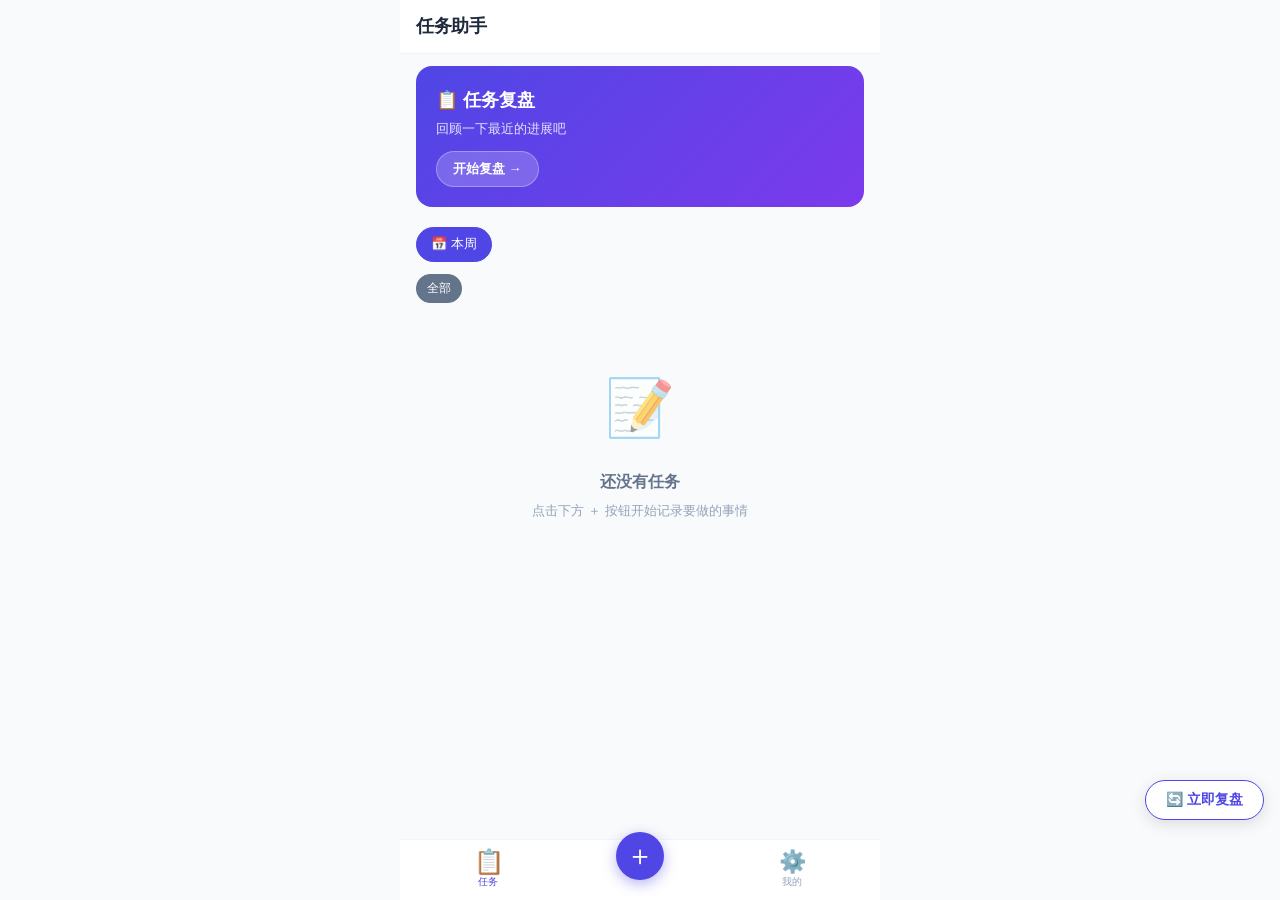
<file: index.html>
<!DOCTYPE html>
<html lang="zh-CN">
<head>
  <meta charset="UTF-8" />
  <meta name="viewport" content="width=device-width, initial-scale=1.0, maximum-scale=1.0, user-scalable=no, viewport-fit=cover" />
  <meta name="theme-color" content="#4F46E5" />
  <meta name="apple-mobile-web-app-capable" content="yes" />
  <meta name="apple-mobile-web-app-status-bar-style" content="default" />
  <meta name="apple-mobile-web-app-title" content="任务助手" />
  <meta name="description" content="个人任务管理与复盘提醒工具" />
  <link rel="manifest" href="./manifest.json" />
  <link rel="icon" type="image/png" sizes="192x192" href="./icons/icon-192.png" />
  <link rel="apple-touch-icon" sizes="192x192" href="./icons/icon-192.png" />
  <link rel="stylesheet" href="./styles.css" />
  <title>任务助手</title>
</head>
<body>
  <div id="app">
    <!-- 顶部栏 -->
    <header class="app-header">
      <span class="app-header-title" id="header-title">任务助手</span>
      <div class="app-header-actions"></div>
    </header>

    <!-- 内容区 -->
    <main class="app-content" id="app-content"></main>

    <!-- 底部导航 -->
    <nav class="bottom-nav">
      <button class="nav-item active" data-tab="home">
        <span class="nav-item-icon">📋</span>
        <span class="nav-item-label">任务</span>
      </button>
      <button class="nav-item nav-item-add" id="fab-btn" aria-label="添加任务">
        <span class="nav-item-add-icon">＋</span>
      </button>
      <button class="nav-item" data-tab="settings">
        <span class="nav-item-icon">⚙️</span>
        <span class="nav-item-label">我的</span>
      </button>
    </nav>

    <!-- Toast 容器 -->
    <div class="toast-container" id="toast-container"></div>
  </div>

  <script src="./app.js"></script>
</body>
</html>
</file>
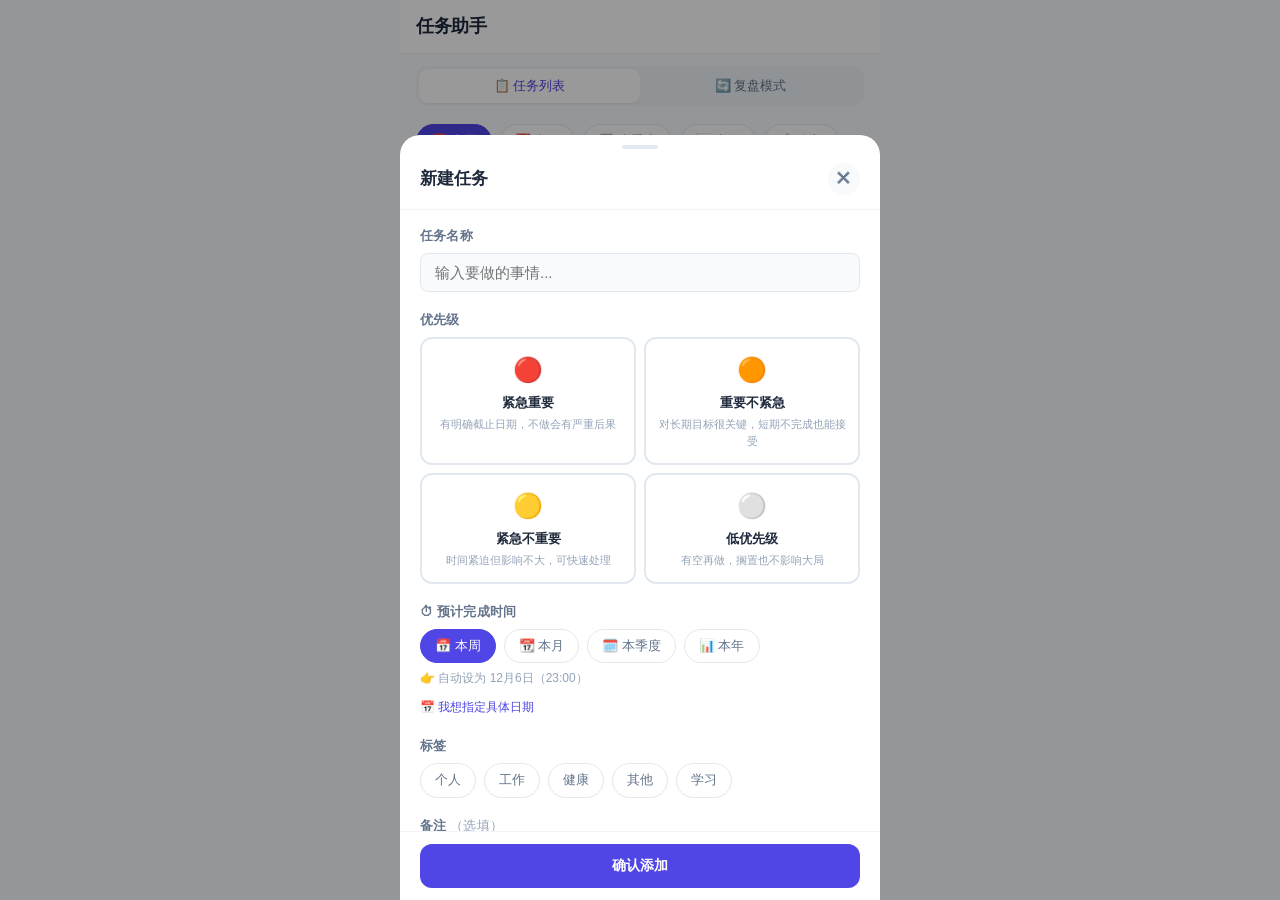
<file: RenWuZhuShou/index.html>
<!DOCTYPE html>
<html lang="zh-CN">
<head>
  <meta charset="UTF-8" />
  <meta name="viewport" content="width=device-width, initial-scale=1.0, maximum-scale=1.0, user-scalable=no, viewport-fit=cover" />
  <meta name="theme-color" content="#4F46E5" />
  <meta name="apple-mobile-web-app-capable" content="yes" />
  <meta name="apple-mobile-web-app-status-bar-style" content="default" />
  <meta name="apple-mobile-web-app-title" content="任务助手" />
  <meta name="description" content="个人任务管理与每日复盘工具" />
  <link rel="manifest" href="./manifest.json" />
  <link rel="icon" type="image/png" sizes="192x192" href="./icons/icon-192.png" />
  <link rel="apple-touch-icon" sizes="192x192" href="./icons/icon-192.png" />
  <link rel="stylesheet" href="./styles.css" />
  <title>任务助手</title>
</head>
<body>
  <div id="app">
    <!-- 顶部栏 -->
    <header class="app-header">
      <span class="app-header-title" id="header-title">任务助手</span>
      <div class="app-header-actions"></div>
    </header>

    <!-- 内容区 -->
    <main class="app-content" id="app-content"></main>

    <!-- 底部导航 -->
    <nav class="bottom-nav">
      <button class="nav-item active" data-tab="home">
        <span class="nav-item-icon">📋</span>
        <span class="nav-item-label">任务</span>
      </button>
      <button class="nav-item nav-item-add" id="fab-btn" aria-label="添加任务">
        <span class="nav-item-add-icon">＋</span>
      </button>
      <button class="nav-item" data-tab="settings">
        <span class="nav-item-icon">⚙️</span>
        <span class="nav-item-label">我的</span>
      </button>
    </nav>

    <!-- Toast 容器 -->
    <div class="toast-container" id="toast-container"></div>
  </div>

  <script src="./app.js"></script>
</body>
</html>
</file>
<file: styles.css>
/* ========================================
   任务助手 - 移动端样式
   ======================================== */

:root {
  /* 主色调 */
  --color-primary: #4F46E5;
  --color-primary-light: #EEF2FF;
  --color-primary-hover: #4338CA;
  --color-primary-text: #312E81;

  /* 优先级颜色（从红到灰） */
  --color-urgent-important: #EF4444;
  --color-urgent-important-bg: #FEF2F2;
  --color-important: #F59E0B;
  --color-important-bg: #FFFBEB;
  --color-urgent: #EAB308;
  --color-urgent-bg: #FEFCE8;
  --color-low: #94A3B8;
  --color-low-bg: #F8FAFC;

  /* 进行中状态色（原蓝色独立出来） */
  --color-progress: #3B82F6;
  --color-progress-bg: #EFF6FF;

  /* 功能色 */
  --color-success: #10B981;
  --color-success-bg: #ECFDF5;
  --color-danger: #EF4444;
  --color-danger-bg: #FEF2F2;

  /* 中性色 */
  --color-bg: #F8FAFC;
  --color-surface: #FFFFFF;
  --color-border: #E2E8F0;
  --color-border-light: #F1F5F9;
  --color-text: #1E293B;
  --color-text-secondary: #64748B;
  --color-text-hint: #94A3B8;

  /* 尺寸 */
  --nav-height: 60px;
  --header-height: 52px;
  --safe-bottom: env(safe-area-inset-bottom, 0px);
  --safe-top: env(safe-area-inset-top, 0px);
  --max-width: 480px;

  /* 圆角 */
  --radius-sm: 8px;
  --radius-md: 12px;
  --radius-lg: 16px;
  --radius-xl: 20px;

  /* 阴影 */
  --shadow-sm: 0 1px 2px rgba(0,0,0,0.05);
  --shadow-md: 0 4px 12px rgba(0,0,0,0.08);
  --shadow-lg: 0 8px 24px rgba(0,0,0,0.12);
  --shadow-fab: 0 4px 16px rgba(79,70,229,0.35);

  /* 过渡 */
  --transition: 0.2s ease;
}

/* ========== Reset ========== */
*, *::before, *::after {
  box-sizing: border-box;
  margin: 0;
  padding: 0;
}

html {
  font-size: 16px;
  -webkit-text-size-adjust: 100%;
  -webkit-tap-highlight-color: transparent;
  height: 100%;
}

body {
  font-family: -apple-system, BlinkMacSystemFont, "Segoe UI", "PingFang SC",
    "Hiragino Sans GB", "Microsoft YaHei", "Helvetica Neue", sans-serif;
  background: var(--color-bg);
  color: var(--color-text);
  line-height: 1.6;
  height: 100%;
  overflow: hidden;
  user-select: none;
  -webkit-user-select: none;
  -webkit-font-smoothing: antialiased;
}

/* ========== App Shell ========== */
#app {
  display: flex;
  flex-direction: column;
  height: 100vh;
  height: 100dvh;
  max-width: var(--max-width);
  margin: 0 auto;
  background: var(--color-bg);
  position: relative;
  overflow: hidden;
}

/* ========== Header ========== */
.app-header {
  flex-shrink: 0;
  padding: calc(12px + var(--safe-top)) 16px 12px;
  background: var(--color-surface);
  border-bottom: 1px solid var(--color-border-light);
  display: flex;
  align-items: center;
  justify-content: space-between;
  z-index: 10;
}

.app-header-title {
  font-size: 18px;
  font-weight: 700;
  color: var(--color-text);
  letter-spacing: -0.3px;
}

.app-header-actions {
  display: flex;
  gap: 4px;
}

/* ========== Content Area ========== */
.app-content {
  flex: 1;
  overflow-y: auto;
  overflow-x: hidden;
  -webkit-overflow-scrolling: touch;
  padding: 12px 16px;
  padding-bottom: calc(var(--nav-height) + var(--safe-bottom) + 68px);
  scroll-behavior: smooth;
}

.app-content::-webkit-scrollbar {
  width: 0;
}

/* ========== Bottom Navigation ========== */
.bottom-nav {
  position: fixed;
  bottom: 0;
  left: 50%;
  transform: translateX(-50%);
  width: 100%;
  max-width: var(--max-width);
  background: var(--color-surface);
  border-top: 1px solid var(--color-border-light);
  display: flex;
  align-items: center;
  justify-content: space-around;
  padding: 6px 8px calc(6px + var(--safe-bottom));
  z-index: 100;
  backdrop-filter: blur(10px);
}

.nav-item {
  display: flex;
  flex-direction: column;
  align-items: center;
  gap: 2px;
  padding: 4px 8px;
  border: none;
  background: none;
  color: var(--color-text-hint);
  font-size: 10px;
  cursor: pointer;
  transition: color var(--transition);
  min-width: 48px;
  position: relative;
  flex: 1;
}

.nav-item.active {
  color: var(--color-primary);
}

.nav-item-icon {
  font-size: 22px;
  line-height: 1;
  transition: transform var(--transition);
}

.nav-item.active .nav-item-icon {
  transform: scale(1.1);
}

.nav-item-label {
  font-weight: 500;
}

/* ========== Bottom Navigation Add Button ========== */
.nav-item-add {
  position: relative;
  top: -14px;
  min-width: 48px;
  padding: 0;
}

.nav-item-add-icon {
  display: flex;
  align-items: center;
  justify-content: center;
  width: 48px;
  height: 48px;
  border-radius: 50%;
  background: var(--color-primary);
  color: white;
  font-size: 28px;
  font-weight: 300;
  line-height: 1;
  box-shadow: 0 4px 14px rgba(79,70,229,0.4);
  transition: transform var(--transition), box-shadow var(--transition);
}

.nav-item-add:active .nav-item-add-icon {
  transform: scale(0.92);
  box-shadow: 0 2px 6px rgba(79,70,229,0.3);
}

/* ========== Mode Toggle (任务列表 / 复盘模式) ========== */
.mode-toggle {
  display: flex;
  align-items: center;
  background: var(--color-border-light);
  border-radius: var(--radius-md);
  padding: 3px;
  margin-bottom: 14px;
  position: relative;
}

.mode-toggle-btn {
  flex: 1;
  padding: 8px 12px;
  border: none;
  background: transparent;
  border-radius: calc(var(--radius-md) - 3px);
  font-size: 13px;
  font-weight: 500;
  color: var(--color-text-secondary);
  cursor: pointer;
  transition: background var(--transition), color var(--transition), box-shadow var(--transition);
  white-space: nowrap;
}

.mode-toggle-btn.active {
  background: var(--color-surface);
  color: var(--color-primary);
  box-shadow: var(--shadow-sm);
}

.save-indicator {
  position: fixed;
  right: 16px;
  top: 70px;
  z-index: 80;
  font-size: 11px;
  color: var(--color-success);
  white-space: nowrap;
  opacity: 0;
  transition: opacity 0.3s;
  pointer-events: none;
  background: var(--color-border-light);
  padding: 2px 8px;
  border-radius: 12px;
}

.save-indicator.show {
  opacity: 1;
}

/* 复盘模式浮动结束按钮 */
.review-end-float {
  position: fixed;
  bottom: calc(var(--nav-height) + var(--safe-bottom) + 20px);
  right: 16px;
  z-index: 90;
  padding: 10px 20px;
  background: var(--color-primary);
  color: #fff;
  border: none;
  border-radius: 24px;
  font-size: 14px;
  font-weight: 500;
  cursor: pointer;
  box-shadow: 0 4px 16px rgba(0,0,0,0.18);
  transition: transform 0.2s, opacity 0.2s, box-shadow 0.2s;
  animation: reviewFloatIn 0.3s ease-out;
}

.review-end-float:hover {
  transform: translateY(-2px);
  box-shadow: 0 6px 20px rgba(0,0,0,0.25);
}

.review-end-float:active {
  transform: translateY(0);
}

/* 任务列表模式浮动立即复盘按钮 */
.review-start-float {
  position: fixed;
  bottom: calc(var(--nav-height) + var(--safe-bottom) + 20px);
  right: 16px;
  z-index: 90;
  padding: 10px 20px;
  background: var(--color-surface);
  color: var(--color-primary);
  border: 1.5px solid var(--color-primary);
  border-radius: 24px;
  font-size: 14px;
  font-weight: 600;
  cursor: pointer;
  box-shadow: 0 4px 16px rgba(0,0,0,0.12);
  transition: transform 0.2s, opacity 0.2s, box-shadow 0.2s;
  animation: reviewFloatIn 0.3s ease-out;
}

.review-start-float:hover {
  transform: translateY(-2px);
  box-shadow: 0 6px 20px rgba(0,0,0,0.18);
  background: var(--color-primary-light);
}

.review-start-float:active {
  transform: translateY(0);
}

@keyframes reviewFloatIn {
  from { opacity: 0; transform: translateY(12px); }
  to   { opacity: 1; transform: translateY(0); }
}

/* ========== Task Card ========== */
.task-card {
  background: var(--color-surface);
  border-radius: var(--radius-md);
  padding: 14px 16px;
  box-shadow: var(--shadow-sm);
  cursor: pointer;
  transition: transform 0.25s ease, box-shadow var(--transition);
  border-left: 3px solid transparent;
  position: relative;
  user-select: none;
  -webkit-user-select: none;
}

/* 鼠标悬浮：轻微上浮 + 阴影加深 */
.task-card:hover {
  transform: translateY(-2px);
  box-shadow: var(--shadow-md);
}

/* ========== Swipe-to-Delete Wrapper ========== */
.task-card-wrapper {
  position: relative;
  overflow: hidden;
  border-radius: var(--radius-md);
  margin-bottom: 10px;
  isolation: isolate;
}
.task-card-wrapper .task-card {
  margin-bottom: 0;
  z-index: 2;
}
.task-delete-zone {
  position: absolute;
  right: 0;
  top: 0;
  bottom: 0;
  display: flex;
  align-items: stretch;
  z-index: 1;
  visibility: hidden;
}
.task-card-wrapper.swiped .task-delete-zone {
  visibility: visible;
}
.task-delete-btn {
  width: 72px;
  background: var(--color-danger, #e53e3e);
  color: #fff;
  border: none;
  font-size: 13px;
  font-weight: 600;
  cursor: pointer;
  transition: background 0.15s;
}
.task-delete-btn:active {
  opacity: 0.85;
}
.task-delete-btn.confirm {
  background: #b91c1c;
}
.task-card-wrapper.swiped .task-card {
  transform: translateX(-72px);
}
.task-card-wrapper:not(.swiped) .task-card {
  transform: translateX(0);
}

.task-card:active {
  transform: scale(0.985);
}

.task-card.done {
  opacity: 0.7;
}

.task-card.priority-urgent-important {
  border-left-color: var(--color-urgent-important);
}
.task-card.priority-important {
  border-left-color: var(--color-important);
}
.task-card.priority-urgent {
  border-left-color: var(--color-urgent);
}
.task-card.priority-low {
  border-left-color: var(--color-low);
}

/* 已逾期卡片淡红底色 */
.task-card.overdue {
  background: var(--color-danger-bg);
}

.task-card-header {
  display: flex;
  align-items: flex-start;
  justify-content: space-between;
  gap: 8px;
  margin-bottom: 8px;
}

.task-card-title {
  font-size: 15px;
  font-weight: 600;
  color: var(--color-text);
  line-height: 1.4;
  word-break: break-all;
  min-width: 0;
  flex-shrink: 1;
}

/* 任务卡片右下角：添加时间 */
.task-card-created {
  font-size: 11px;
  color: var(--color-text-hint);
  flex-shrink: 0;
  white-space: nowrap;
}

.task-card.done .task-card-title {
  text-decoration: line-through;
  color: var(--color-text-hint);
}

.task-card-meta {
  display: flex;
  align-items: center;
  justify-content: space-between;
  gap: 8px;
}

.task-card-meta-left {
  display: flex;
  align-items: center;
  gap: 6px;
  flex-shrink: 1;
  min-width: 0;
}

/* ========== Badge ========== */
.badge {
  display: inline-flex;
  align-items: center;
  gap: 3px;
  padding: 2px 8px;
  border-radius: 20px;
  font-size: 11px;
  font-weight: 500;
  white-space: nowrap;
  line-height: 1.5;
}

.badge-priority-urgent-important {
  background: var(--color-urgent-important-bg);
  color: var(--color-urgent-important);
}

.badge-priority-important {
  background: var(--color-important-bg);
  color: #B45309;
}

.badge-priority-urgent {
  background: var(--color-urgent-bg);
  color: var(--color-urgent);
}

.badge-priority-low {
  background: var(--color-low-bg);
  color: var(--color-text-hint);
}

.badge-tag {
  background: var(--color-border-light);
  color: var(--color-text-secondary);
  border: 1px solid var(--color-border);
  border-radius: 4px;
  font-size: 11px;
  padding: 1px 6px;
}

.badge-time {
  border: 1px solid var(--color-border);
  border-radius: 4px;
  font-size: 11px;
  padding: 1px 6px;
  color: var(--color-text-hint);
}

/* 优先级色点（卡片右上角，仅色点不显示话术） */
.priority-dot {
  display: inline-block;
  width: 10px;
  height: 10px;
  border-radius: 50%;
  flex-shrink: 0;
}
.priority-dot-urgent-important { background: var(--color-urgent-important); }
.priority-dot-important { background: var(--color-important); }
.priority-dot-urgent { background: var(--color-urgent); }
.priority-dot-low { background: var(--color-low); }

/* 任务页色点与标题首行垂直居中对齐 */
.task-card-header .priority-dot {
  margin-top: 5px;
}

.task-card-tags {
  display: flex;
  flex-wrap: wrap;
  gap: 4px;
  flex-shrink: 0;
}

.task-card-progress {
  margin-top: 6px;
  font-size: 12px;
  color: var(--color-text-hint);
  line-height: 1.4;
}

.badge-status {
  background: var(--color-success-bg);
  color: var(--color-success);
}

/* 剩余时间标签：默认浅绿底深绿字，不足2周浅红底红字 */
.badge-remaining {
  display: inline-flex;
  align-items: center;
  background: var(--color-success-bg);
  color: var(--color-success);
  border-radius: 4px;
  font-size: 11px;
  padding: 1px 6px;
  white-space: nowrap;
}
.badge-remaining.urgent {
  background: var(--color-danger-bg);
  color: var(--color-danger);
  font-weight: 600;
}
/* 已逾期：红底白字，在淡红卡片背景上保持高对比 */
.badge-remaining.overdue {
  background: var(--color-danger);
  color: #fff;
  font-weight: 600;
}

.badge-status.progress {
  background: var(--color-progress-bg);
  color: var(--color-progress);
}

.badge-deadline {
  display: inline-flex;
  align-items: center;
  gap: 3px;
  font-size: 12px;
  color: var(--color-text-secondary);
}

.badge-deadline.overdue {
  color: var(--color-danger);
  font-weight: 600;
}

.badge-deadline.done {
  color: var(--color-success);
  font-weight: 600;
}

.badge-deadline.soon {
  color: var(--color-important);
  font-weight: 600;
}

/* ========== Period Selector ========== */
.period-selector {
  display: flex;
  gap: 8px;
  overflow-x: auto;
  padding: 4px 0 12px;
  -webkit-overflow-scrolling: touch;
  scrollbar-width: none;
}

.period-selector::-webkit-scrollbar {
  display: none;
}

.period-chip {
  flex-shrink: 0;
  padding: 6px 14px;
  border-radius: 20px;
  border: 1px solid var(--color-border);
  background: var(--color-surface);
  color: var(--color-text-secondary);
  font-size: 13px;
  font-weight: 500;
  cursor: pointer;
  white-space: nowrap;
  transition: all var(--transition);
}

.period-chip.active {
  background: var(--color-primary);
  color: white;
  border-color: var(--color-primary);
}

/* ========== Tag Filter Bar ========== */
.tag-filter-bar {
  display: flex;
  gap: 6px;
  overflow-x: auto;
  padding: 0 0 12px;
  -webkit-overflow-scrolling: touch;
  scrollbar-width: none;
}

.tag-filter-bar::-webkit-scrollbar {
  display: none;
}

.tag-filter-chip {
  flex-shrink: 0;
  padding: 4px 10px;
  border-radius: 14px;
  border: 1px solid var(--color-border);
  background: var(--color-surface);
  color: var(--color-text-secondary);
  font-size: 12px;
  font-weight: 500;
  cursor: pointer;
  white-space: nowrap;
  transition: all var(--transition);
}

.tag-filter-chip.active {
  background: var(--color-primary);
  color: white;
  border-color: var(--color-primary);
}

.tag-filter-chip small {
  opacity: 0.7;
  font-weight: 400;
}

.tag-filter-all.active {
  background: var(--color-text-secondary);
  border-color: var(--color-text-secondary);
}

/* ========== Quick Date Chips（新建时段快捷设定） ========== */
.quick-date-chips {
  display: flex;
  flex-wrap: wrap;
  gap: 8px;
}

.quick-date-chip {
  flex-shrink: 0;
  padding: 5px 12px;
  border-radius: 16px;
  border: 1px solid var(--color-border);
  background: var(--color-surface);
  color: var(--color-text-secondary);
  font-size: 12px;
  font-weight: 500;
  cursor: pointer;
  white-space: nowrap;
  transition: all var(--transition);
}

.quick-date-chip:hover {
  border-color: var(--color-primary);
  color: var(--color-primary);
}

.quick-date-chip.active {
  background: var(--color-primary);
  color: white;
  border-color: var(--color-primary);
}

/* ========== Progress Timeline（进展时间轴）========== */
.progress-timeline {
  position: relative;
  padding-left: 16px;
  margin-bottom: 10px;
  border-left: 2px solid var(--color-border);
}

.progress-timeline-item {
  position: relative;
  margin-bottom: 12px;
}

.progress-timeline-item:last-child {
  margin-bottom: 0;
}

.progress-timeline-dot {
  position: absolute;
  left: -23px;
  top: 5px;
  width: 8px;
  height: 8px;
  border-radius: 50%;
  background: var(--color-primary);
  border: 2px solid var(--color-surface);
}

.progress-timeline-content {
  background: var(--color-border-light);
  border-radius: var(--radius-sm);
  padding: 8px 12px;
  display: flex;
  align-items: center;
  justify-content: space-between;
  gap: 8px;
}

.progress-delete-btn {
  flex-shrink: 0;
  padding: 3px 8px;
  font-size: 11px;
  background: none;
  color: var(--color-danger, #e53e3e);
  border: 1px solid var(--color-danger, #e53e3e);
  border-radius: var(--radius-sm);
  cursor: pointer;
  white-space: nowrap;
}
.progress-delete-btn:active { opacity: 0.8; }
.progress-delete-btn.confirm {
  color: #fff;
  background: var(--color-danger, #e53e3e);
  border-color: var(--color-danger, #e53e3e);
}

.progress-timeline-text {
  font-size: 13px;
  color: var(--color-text);
  line-height: 1.5;
  white-space: pre-wrap;
  word-break: break-word;
}

.progress-timeline-time {
  margin-top: 4px;
  font-size: 11px;
  color: var(--color-text-hint);
}

/* ========== Section Header ========== */
.section-header {
  display: flex;
  align-items: center;
  justify-content: space-between;
  padding: 8px 0;
  margin-bottom: 8px;
}

.section-title {
  font-size: 14px;
  font-weight: 600;
  color: var(--color-text-secondary);
  text-transform: uppercase;
  letter-spacing: 0.5px;
}

.section-count {
  font-size: 12px;
  color: var(--color-text-hint);
  background: var(--color-border-light);
  padding: 1px 8px;
  border-radius: 10px;
}

/* ========== Empty State ========== */
.empty-state {
  display: flex;
  flex-direction: column;
  align-items: center;
  justify-content: center;
  padding: 48px 24px;
  text-align: center;
}

.empty-icon {
  font-size: 56px;
  margin-bottom: 16px;
  opacity: 0.6;
}

.empty-title {
  font-size: 16px;
  font-weight: 600;
  color: var(--color-text-secondary);
  margin-bottom: 6px;
}

.empty-desc {
  font-size: 13px;
  color: var(--color-text-hint);
  line-height: 1.5;
}

/* ========== Modal / Sheet ========== */
.modal-overlay {
  position: fixed;
  inset: 0;
  background: rgba(0, 0, 0, 0.4);
  z-index: 200;
  display: flex;
  align-items: flex-end;
  justify-content: center;
  animation: fadeIn 0.2s ease;
}

.modal-overlay.center {
  align-items: center;
}

.modal-sheet {
  background: var(--color-surface);
  border-radius: var(--radius-xl) var(--radius-xl) 0 0;
  width: 100%;
  max-width: var(--max-width);
  max-height: 85vh;
  max-height: 85dvh;
  display: flex;
  flex-direction: column;
  animation: slideUp 0.3s ease;
  padding-bottom: var(--safe-bottom);
}

.modal-overlay.center .modal-sheet {
  border-radius: var(--radius-xl);
  margin: 20px;
  max-height: 80vh;
  max-height: 80dvh;
}

.modal-handle {
  width: 36px;
  height: 4px;
  background: var(--color-border);
  border-radius: 2px;
  margin: 10px auto 6px;
  flex-shrink: 0;
}

.modal-header {
  display: flex;
  align-items: center;
  justify-content: space-between;
  padding: 8px 20px 14px;
  border-bottom: 1px solid var(--color-border-light);
  flex-shrink: 0;
}

.modal-title {
  font-size: 17px;
  font-weight: 700;
}

.modal-close {
  width: 32px;
  height: 32px;
  border-radius: 50%;
  border: none;
  background: var(--color-bg);
  color: var(--color-text-secondary);
  font-size: 18px;
  display: flex;
  align-items: center;
  justify-content: center;
  cursor: pointer;
}

.modal-body {
  flex: 1;
  overflow-y: auto;
  padding: 16px 20px;
  -webkit-overflow-scrolling: touch;
}

.modal-footer {
  padding: 12px 20px;
  border-top: 1px solid var(--color-border-light);
  display: flex;
  gap: 10px;
  flex-shrink: 0;
}

/* ========== Form Elements ========== */
.form-group {
  margin-bottom: 18px;
}

.form-label {
  display: block;
  font-size: 13px;
  font-weight: 600;
  color: var(--color-text-secondary);
  margin-bottom: 6px;
  letter-spacing: 0.2px;
}

.form-input {
  width: 100%;
  padding: 10px 14px;
  border: 1.5px solid var(--color-border);
  border-radius: var(--radius-sm);
  font-size: 15px;
  color: var(--color-text);
  background: var(--color-bg);
  transition: border-color var(--transition);
  outline: none;
  font-family: inherit;
}

.form-input:focus {
  border-color: var(--color-primary);
  background: var(--color-surface);
}

.form-textarea {
  width: 100%;
  padding: 10px 14px;
  border: 1.5px solid var(--color-border);
  border-radius: var(--radius-sm);
  font-size: 14px;
  color: var(--color-text);
  background: var(--color-bg);
  transition: border-color var(--transition);
  outline: none;
  font-family: inherit;
  resize: vertical;
  min-height: 60px;
}

.form-textarea:focus {
  border-color: var(--color-primary);
  background: var(--color-surface);
}

/* ========== Priority Selector ========== */
.priority-options {
  display: grid;
  grid-template-columns: 1fr 1fr;
  gap: 8px;
}

.priority-option {
  padding: 12px;
  border: 2px solid var(--color-border);
  border-radius: var(--radius-md);
  cursor: pointer;
  transition: all var(--transition);
  text-align: center;
  background: var(--color-surface);
}

.priority-option.selected {
  border-color: var(--color-primary);
  background: var(--color-primary-light);
  transform: scale(1.02);
}

.priority-option-dot {
  display: block;
  width: 16px;
  height: 16px;
  border-radius: 50%;
  margin: 4px auto;
}

.priority-option-label {
  font-size: 13px;
  font-weight: 600;
  color: var(--color-text);
}

.priority-option-desc {
  font-size: 11px;
  color: var(--color-text-hint);
  margin-top: 2px;
}

/* Priority compact (new task form) */
.add-priority-compact {
  grid-template-columns: repeat(4, 1fr);
  gap: 6px;
}
.add-priority-compact .priority-option {
  padding: 6px 4px;
  border-width: 1.5px;
}
.add-priority-compact .priority-option-dot {
  width: 12px;
  height: 12px;
  margin: 2px auto;
}
.add-priority-compact .priority-option-label {
  font-size: 11px;
}
.add-priority-compact .priority-option-desc {
  display: none;
}

/* ========== Tag Chips ========== */
.tag-chips {
  display: flex;
  flex-wrap: wrap;
  gap: 8px;
}

.tag-chip {
  padding: 6px 14px;
  border-radius: 20px;
  border: 1.5px solid var(--color-border);
  background: var(--color-surface);
  color: var(--color-text-secondary);
  font-size: 13px;
  cursor: pointer;
  transition: all var(--transition);
  white-space: nowrap;
}

.tag-chip.selected {
  background: var(--color-primary-light);
  color: var(--color-primary);
  border-color: var(--color-primary);
}

/* 加号胶囊（自定义新标签入口） */
.tag-chip-add {
  border-style: dashed;
  color: var(--color-text-hint);
}

/* ========== Buttons ========== */
.btn {
  display: inline-flex;
  align-items: center;
  justify-content: center;
  gap: 6px;
  padding: 10px 20px;
  border-radius: var(--radius-md);
  font-size: 14px;
  font-weight: 600;
  border: none;
  cursor: pointer;
  transition: all var(--transition);
  font-family: inherit;
  min-height: 44px;
}

.btn:active {
  transform: scale(0.97);
}

.btn-primary {
  background: var(--color-primary);
  color: white;
  flex: 1;
}

.btn-primary:active {
  background: var(--color-primary-hover);
}

.btn-secondary {
  background: var(--color-bg);
  color: var(--color-text);
  border: 1px solid var(--color-border);
}

.btn-secondary:active {
  background: var(--color-border-light);
}

.btn-danger {
  background: var(--color-danger-bg);
  color: var(--color-danger);
}

.btn-ghost {
  background: transparent;
  color: var(--color-text-secondary);
  padding: 8px 12px;
}

.btn-block {
  width: 100%;
}

.btn-sm {
  padding: 6px 12px;
  font-size: 12px;
  min-height: 32px;
  border-radius: var(--radius-sm);
}

/* ========== Status Toggle ========== */
.status-toggle {
  display: flex;
  gap: 6px;
}

.status-option {
  flex: 1;
  padding: 8px;
  border: 1.5px solid var(--color-border);
  border-radius: var(--radius-sm);
  text-align: center;
  font-size: 13px;
  font-weight: 500;
  cursor: pointer;
  transition: all var(--transition);
  background: var(--color-surface);
}

.status-option.selected {
  background: var(--color-success-bg);
  color: var(--color-success);
  border-color: var(--color-success);
}

.status-option.todo.selected {
  background: var(--color-bg);
  color: var(--color-text-secondary);
  border-color: var(--color-text-hint);
}

.status-option.progress.selected {
  background: var(--color-progress-bg);
  color: var(--color-progress);
  border-color: var(--color-progress);
}

/* ========== Period List ========== */
.period-card {
  background: var(--color-surface);
  border-radius: var(--radius-md);
  padding: 14px 16px;
  margin-bottom: 10px;
  box-shadow: var(--shadow-sm);
  display: flex;
  align-items: center;
  justify-content: space-between;
  cursor: pointer;
}

.period-card-info {
  flex: 1;
  min-width: 0;
}

.period-card-name {
  font-size: 15px;
  font-weight: 600;
}

.period-card-meta {
  font-size: 12px;
  color: var(--color-text-hint);
  margin-top: 2px;
}

.period-card-count {
  font-size: 13px;
  color: var(--color-text-secondary);
  background: var(--color-bg);
  padding: 4px 10px;
  border-radius: 12px;
  font-weight: 500;
}

/* ========== Settings Items ========== */
.settings-group {
  margin-bottom: 20px;
}

.settings-group-title {
  font-size: 12px;
  font-weight: 600;
  color: var(--color-text-hint);
  text-transform: uppercase;
  letter-spacing: 0.5px;
  padding: 0 4px;
  margin-bottom: 8px;
}

.settings-item {
  background: var(--color-surface);
  padding: 14px 16px;
  display: flex;
  align-items: center;
  justify-content: space-between;
  cursor: pointer;
  border-bottom: 1px solid var(--color-border-light);
}

.settings-item:first-child {
  border-radius: var(--radius-md) var(--radius-md) 0 0;
}

.settings-item:last-child {
  border-radius: 0 0 var(--radius-md) var(--radius-md);
  border-bottom: none;
}

.settings-item:only-child {
  border-radius: var(--radius-md);
  border-bottom: none;
}

.settings-item-left {
  display: flex;
  align-items: center;
  gap: 10px;
}

.settings-item-icon {
  font-size: 18px;
  width: 24px;
  text-align: center;
}

.settings-item-label {
  font-size: 15px;
  font-weight: 500;
}

.settings-item-desc {
  font-size: 12px;
  color: var(--color-text-hint);
  margin-top: 1px;
}

.settings-item-value {
  font-size: 14px;
  color: var(--color-text-secondary);
}

/* ========== Review Panel ========== */
.review-banner {
  background: linear-gradient(135deg, #4F46E5 0%, #7C3AED 100%);
  border-radius: var(--radius-lg);
  padding: 20px;
  color: white;
  margin-bottom: 16px;
}

.review-banner-title {
  font-size: 18px;
  font-weight: 700;
  margin-bottom: 4px;
}

.review-banner-desc {
  font-size: 13px;
  opacity: 0.85;
  margin-bottom: 12px;
}

.review-banner-btn {
  display: inline-flex;
  align-items: center;
  gap: 4px;
  padding: 8px 16px;
  background: rgba(255,255,255,0.2);
  border: 1px solid rgba(255,255,255,0.3);
  border-radius: 20px;
  color: white;
  font-size: 13px;
  font-weight: 600;
  cursor: pointer;
  backdrop-filter: blur(4px);
}

.review-banner-btn:active {
  background: rgba(255,255,255,0.3);
}

/* ========== Toast ========== */
.toast-container {
  position: fixed;
  top: calc(var(--safe-top) + 12px);
  left: 50%;
  transform: translateX(-50%);
  z-index: 999;
  display: flex;
  flex-direction: column;
  gap: 8px;
  pointer-events: none;
}

.toast {
  padding: 10px 18px;
  border-radius: var(--radius-md);
  background: var(--color-text);
  color: white;
  font-size: 13px;
  font-weight: 500;
  box-shadow: var(--shadow-lg);
  animation: toastIn 0.3s ease, toastOut 0.3s ease 2s forwards;
  pointer-events: auto;
  text-align: center;
  white-space: nowrap;
}

.toast.success {
  background: var(--color-success);
}

.toast.error {
  background: var(--color-danger);
}

/* ========== Review Task Item ========== */
.review-task {
  background: var(--color-surface);
  border-radius: var(--radius-md);
  padding: 16px;
  margin-bottom: 12px;
  box-shadow: var(--shadow-sm);
  border-left: 3px solid transparent;
}

.review-task.priority-urgent-important { border-left-color: var(--color-urgent-important); }
.review-task.priority-important         { border-left-color: var(--color-important); }
.review-task.priority-urgent            { border-left-color: var(--color-urgent); }
.review-task.priority-low               { border-left-color: var(--color-low); }

.review-task.done {
  border-left-color: var(--color-success);
  opacity: 0.7;
}

.review-task-name {
  font-size: 15px;
  font-weight: 600;
  margin-bottom: 10px;
  line-height: 1.4;
}

.review-task-header {
  display: flex;
  align-items: flex-start;
  justify-content: space-between;
  gap: 8px;
  margin-bottom: 8px;
}
.review-task-name-text {
  flex: 1;
  font-size: 15px;
  font-weight: 600;
  line-height: 1.4;
  word-break: break-all;
}
.review-task-header-left {
  flex: 1;
  display: flex;
  flex-direction: column;
  gap: 2px;
  min-width: 0;
}
.review-task-header-created {
  font-size: 11px;
  color: var(--color-text-hint);
}
.review-collapse-btn {
  background: none;
  border: 1px solid var(--color-border);
  cursor: pointer;
  font-size: 11px;
  color: var(--color-text-secondary);
  padding: 2px 8px;
  border-radius: var(--radius-sm);
  flex-shrink: 0;
  line-height: 1.5;
}
.review-collapse-btn:active {
  background: var(--color-border);
}

.review-task-compact {
  display: flex;
  flex-wrap: wrap;
  align-items: center;
  gap: 6px;
  margin-top: 4px;
}
.review-compact-chip {
  font-size: 11px;
  color: var(--color-text-secondary);
  background: var(--color-bg);
  padding: 2px 8px;
  border-radius: 20px;
  border: 1px solid var(--color-border);
  white-space: nowrap;
}

.review-task.collapsed {
  padding: 10px 16px;
  margin-bottom: 8px;
  cursor: pointer;
  transition: transform 0.25s ease, box-shadow var(--transition);
}

/* 复盘收起卡片：鼠标悬浮轻微上浮 + 阴影加深 */
.review-task.collapsed:hover {
  transform: translateY(-2px);
  box-shadow: var(--shadow-md);
}

.review-task-actions {
  display: flex;
  flex-wrap: wrap;
  gap: 8px;
}

.review-task-field {
  display: flex;
  flex-direction: column;
  align-items: stretch;
  gap: 3px;
  min-width: 0;
}

/* 展开详情：双列网格，紧凑排布减少纵向空间占用 */
.review-task-details {
  display: grid;
  grid-template-columns: 1fr 1fr;
  gap: 8px 10px;
  margin-top: 4px;
}

.review-task-field-full {
  grid-column: 1 / -1;
}

.review-task-field-label {
  font-size: 12px;
  color: var(--color-text-hint);
}

.review-task-created {
  font-size: 13px;
  color: var(--color-text-secondary);
}

.review-progress-save {
  padding: 4px 10px;
  font-size: 12px;
  background: var(--color-primary);
  color: #fff;
  border: none;
  border-radius: var(--radius-sm);
  cursor: pointer;
  white-space: nowrap;
  flex-shrink: 0;
}
.review-progress-save:active {
  opacity: 0.8;
}

.review-task-field select,
.review-task-field input {
  padding: 5px 8px;
  border: 1px solid var(--color-border);
  border-radius: var(--radius-sm);
  font-size: 13px;
  background: var(--color-bg);
  outline: none;
  color: var(--color-text);
  font-family: inherit;
}

.review-task-field select:focus,
.review-task-field input:focus {
  border-color: var(--color-primary);
}

/* ========== Delete confirmation ========== */
.confirm-dialog {
  text-align: center;
  padding: 20px;
}

.confirm-dialog-icon {
  font-size: 40px;
  margin-bottom: 12px;
}

.confirm-dialog-title {
  font-size: 16px;
  font-weight: 600;
  margin-bottom: 6px;
}

.confirm-dialog-desc {
  font-size: 13px;
  color: var(--color-text-hint);
  margin-bottom: 20px;
}

/* ========== Animations ========== */
@keyframes fadeIn {
  from { opacity: 0; }
  to   { opacity: 1; }
}

@keyframes slideUp {
  from { transform: translateY(100%); }
  to   { transform: translateY(0); }
}

@keyframes toastIn {
  from { opacity: 0; transform: translateY(-10px); }
  to   { opacity: 1; transform: translateY(0); }
}

@keyframes toastOut {
  from { opacity: 1; transform: translateY(0); }
  to   { opacity: 0; transform: translateY(-10px); }
}

@keyframes pulse {
  0%, 100% { opacity: 1; }
  50% { opacity: 0.6; }
}

/* ========== Time picker inline ========== */
.time-row {
  display: flex;
  align-items: center;
  gap: 8px;
}

.time-input {
  width: 70px;
  padding: 8px 10px;
  border: 1.5px solid var(--color-border);
  border-radius: var(--radius-sm);
  font-size: 15px;
  text-align: center;
  background: var(--color-bg);
  outline: none;
  font-family: inherit;
}

.time-input:focus {
  border-color: var(--color-primary);
}

.time-separator {
  font-size: 16px;
  font-weight: 600;
  color: var(--color-text-secondary);
}

.time-toggle {
  font-size: 12px;
  color: var(--color-primary);
  cursor: pointer;
  margin-left: 4px;
  font-weight: 500;
}

/* ========== Misc utils ========== */
.text-hint {
  font-size: 12px;
  color: var(--color-text-hint);
}

.loading-pulse {
  animation: pulse 1.5s ease-in-out infinite;
}

.install-banner {
  background: var(--color-primary-light);
  border-radius: var(--radius-md);
  padding: 14px 16px;
  margin-bottom: 12px;
  display: flex;
  align-items: center;
  justify-content: space-between;
  gap: 12px;
}

.install-banner-text {
  font-size: 13px;
  color: var(--color-primary-text);
  font-weight: 500;
  flex: 1;
}

.install-banner-btn {
  padding: 6px 14px;
  background: var(--color-primary);
  color: white;
  border: none;
  border-radius: 16px;
  font-size: 13px;
  font-weight: 600;
  cursor: pointer;
  white-space: nowrap;
}
</file>
<file: RenWuZhuShou/styles.css>
/* ========================================
   任务助手 - 移动端样式
   ======================================== */

:root {
  /* 主色调 */
  --color-primary: #4F46E5;
  --color-primary-light: #EEF2FF;
  --color-primary-hover: #4338CA;
  --color-primary-text: #312E81;

  /* 优先级颜色 */
  --color-urgent-important: #EF4444;
  --color-urgent-important-bg: #FEF2F2;
  --color-important: #F59E0B;
  --color-important-bg: #FFFBEB;
  --color-urgent: #3B82F6;
  --color-urgent-bg: #EFF6FF;
  --color-low: #94A3B8;
  --color-low-bg: #F8FAFC;

  /* 功能色 */
  --color-success: #10B981;
  --color-success-bg: #ECFDF5;
  --color-danger: #EF4444;
  --color-danger-bg: #FEF2F2;

  /* 中性色 */
  --color-bg: #F8FAFC;
  --color-surface: #FFFFFF;
  --color-border: #E2E8F0;
  --color-border-light: #F1F5F9;
  --color-text: #1E293B;
  --color-text-secondary: #64748B;
  --color-text-hint: #94A3B8;

  /* 尺寸 */
  --nav-height: 60px;
  --header-height: 52px;
  --safe-bottom: env(safe-area-inset-bottom, 0px);
  --safe-top: env(safe-area-inset-top, 0px);
  --max-width: 480px;

  /* 圆角 */
  --radius-sm: 8px;
  --radius-md: 12px;
  --radius-lg: 16px;
  --radius-xl: 20px;

  /* 阴影 */
  --shadow-sm: 0 1px 2px rgba(0,0,0,0.05);
  --shadow-md: 0 4px 12px rgba(0,0,0,0.08);
  --shadow-lg: 0 8px 24px rgba(0,0,0,0.12);
  --shadow-fab: 0 4px 16px rgba(79,70,229,0.35);

  /* 过渡 */
  --transition: 0.2s ease;
}

/* ========== Reset ========== */
*, *::before, *::after {
  box-sizing: border-box;
  margin: 0;
  padding: 0;
}

html {
  font-size: 16px;
  -webkit-text-size-adjust: 100%;
  -webkit-tap-highlight-color: transparent;
  height: 100%;
}

body {
  font-family: -apple-system, BlinkMacSystemFont, "Segoe UI", "PingFang SC",
    "Hiragino Sans GB", "Microsoft YaHei", "Helvetica Neue", sans-serif;
  background: var(--color-bg);
  color: var(--color-text);
  line-height: 1.6;
  height: 100%;
  overflow: hidden;
  user-select: none;
  -webkit-user-select: none;
  -webkit-font-smoothing: antialiased;
}

/* ========== App Shell ========== */
#app {
  display: flex;
  flex-direction: column;
  height: 100vh;
  height: 100dvh;
  max-width: var(--max-width);
  margin: 0 auto;
  background: var(--color-bg);
  position: relative;
  overflow: hidden;
}

/* ========== Header ========== */
.app-header {
  flex-shrink: 0;
  padding: calc(12px + var(--safe-top)) 16px 12px;
  background: var(--color-surface);
  border-bottom: 1px solid var(--color-border-light);
  display: flex;
  align-items: center;
  justify-content: space-between;
  z-index: 10;
}

.app-header-title {
  font-size: 18px;
  font-weight: 700;
  color: var(--color-text);
  letter-spacing: -0.3px;
}

.app-header-actions {
  display: flex;
  gap: 4px;
}

/* ========== Content Area ========== */
.app-content {
  flex: 1;
  overflow-y: auto;
  overflow-x: hidden;
  -webkit-overflow-scrolling: touch;
  padding: 12px 16px;
  padding-bottom: calc(var(--nav-height) + var(--safe-bottom) + 8px);
  scroll-behavior: smooth;
}

.app-content::-webkit-scrollbar {
  width: 0;
}

/* ========== Bottom Navigation ========== */
.bottom-nav {
  position: fixed;
  bottom: 0;
  left: 50%;
  transform: translateX(-50%);
  width: 100%;
  max-width: var(--max-width);
  background: var(--color-surface);
  border-top: 1px solid var(--color-border-light);
  display: flex;
  align-items: center;
  justify-content: space-around;
  padding: 6px 8px calc(6px + var(--safe-bottom));
  z-index: 100;
  backdrop-filter: blur(10px);
}

.nav-item {
  display: flex;
  flex-direction: column;
  align-items: center;
  gap: 2px;
  padding: 4px 8px;
  border: none;
  background: none;
  color: var(--color-text-hint);
  font-size: 10px;
  cursor: pointer;
  transition: color var(--transition);
  min-width: 48px;
  position: relative;
  flex: 1;
}

.nav-item.active {
  color: var(--color-primary);
}

.nav-item-icon {
  font-size: 22px;
  line-height: 1;
  transition: transform var(--transition);
}

.nav-item.active .nav-item-icon {
  transform: scale(1.1);
}

.nav-item-label {
  font-weight: 500;
}

/* ========== Bottom Navigation Add Button ========== */
.nav-item-add {
  position: relative;
  top: -14px;
  min-width: 48px;
  padding: 0;
}

.nav-item-add-icon {
  display: flex;
  align-items: center;
  justify-content: center;
  width: 48px;
  height: 48px;
  border-radius: 50%;
  background: var(--color-primary);
  color: white;
  font-size: 28px;
  font-weight: 300;
  line-height: 1;
  box-shadow: 0 4px 14px rgba(79,70,229,0.4);
  transition: transform var(--transition), box-shadow var(--transition);
}

.nav-item-add:active .nav-item-add-icon {
  transform: scale(0.92);
  box-shadow: 0 2px 6px rgba(79,70,229,0.3);
}

/* ========== Mode Toggle (任务列表 / 复盘模式) ========== */
.mode-toggle {
  display: flex;
  align-items: center;
  background: var(--color-border-light);
  border-radius: var(--radius-md);
  padding: 3px;
  margin-bottom: 14px;
  position: relative;
}

.mode-toggle-btn {
  flex: 1;
  padding: 8px 12px;
  border: none;
  background: transparent;
  border-radius: calc(var(--radius-md) - 3px);
  font-size: 13px;
  font-weight: 500;
  color: var(--color-text-secondary);
  cursor: pointer;
  transition: background var(--transition), color var(--transition), box-shadow var(--transition);
  white-space: nowrap;
}

.mode-toggle-btn.active {
  background: var(--color-surface);
  color: var(--color-primary);
  box-shadow: var(--shadow-sm);
}

.save-indicator {
  position: absolute;
  right: 12px;
  top: 50%;
  transform: translateY(-50%);
  font-size: 11px;
  color: var(--color-success);
  white-space: nowrap;
  opacity: 0;
  transition: opacity 0.3s;
  pointer-events: none;
  background: var(--color-border-light);
  padding: 2px 6px;
  border-radius: 4px;
}

.save-indicator.show {
  opacity: 1;
}

/* 复盘模式浮动结束按钮 */
.review-end-float {
  position: fixed;
  bottom: calc(var(--nav-height) + var(--safe-bottom) + 20px);
  right: 16px;
  z-index: 90;
  padding: 10px 20px;
  background: var(--color-primary);
  color: #fff;
  border: none;
  border-radius: 24px;
  font-size: 14px;
  font-weight: 500;
  cursor: pointer;
  box-shadow: 0 4px 16px rgba(0,0,0,0.18);
  transition: transform 0.2s, opacity 0.2s, box-shadow 0.2s;
  animation: reviewFloatIn 0.3s ease-out;
}

.review-end-float:hover {
  transform: translateY(-2px);
  box-shadow: 0 6px 20px rgba(0,0,0,0.25);
}

.review-end-float:active {
  transform: translateY(0);
}

@keyframes reviewFloatIn {
  from { opacity: 0; transform: translateY(12px); }
  to   { opacity: 1; transform: translateY(0); }
}

/* ========== Task Card ========== */
.task-card {
  background: var(--color-surface);
  border-radius: var(--radius-md);
  padding: 14px 16px;
  margin-bottom: 10px;
  box-shadow: var(--shadow-sm);
  cursor: pointer;
  transition: transform var(--transition), box-shadow var(--transition);
  border-left: 3px solid transparent;
  position: relative;
}

.task-card:active {
  transform: scale(0.985);
}

.task-card.done {
  opacity: 0.65;
}

.task-card.priority-urgent-important {
  border-left-color: var(--color-urgent-important);
}
.task-card.priority-important {
  border-left-color: var(--color-important);
}
.task-card.priority-urgent {
  border-left-color: var(--color-urgent);
}
.task-card.priority-low {
  border-left-color: var(--color-low);
}

.task-card-header {
  display: flex;
  align-items: flex-start;
  justify-content: space-between;
  gap: 8px;
  margin-bottom: 8px;
}

.task-card-title {
  font-size: 15px;
  font-weight: 600;
  color: var(--color-text);
  flex: 1;
  line-height: 1.4;
  word-break: break-all;
}

.task-card.done .task-card-title {
  text-decoration: line-through;
  color: var(--color-text-hint);
}

.task-card-meta {
  display: flex;
  flex-wrap: wrap;
  gap: 6px;
  align-items: center;
}

/* ========== Badge ========== */
.badge {
  display: inline-flex;
  align-items: center;
  gap: 3px;
  padding: 2px 8px;
  border-radius: 20px;
  font-size: 11px;
  font-weight: 500;
  white-space: nowrap;
  line-height: 1.5;
}

.badge-priority-urgent-important {
  background: var(--color-urgent-important-bg);
  color: var(--color-urgent-important);
}

.badge-priority-important {
  background: var(--color-important-bg);
  color: #B45309;
}

.badge-priority-urgent {
  background: var(--color-urgent-bg);
  color: var(--color-urgent);
}

.badge-priority-low {
  background: var(--color-low-bg);
  color: var(--color-text-hint);
}

.badge-tag {
  background: var(--color-primary-light);
  color: var(--color-primary-text);
}

.badge-status {
  background: var(--color-success-bg);
  color: var(--color-success);
}

.badge-status.progress {
  background: var(--color-urgent-bg);
  color: var(--color-urgent);
}

.badge-deadline {
  display: inline-flex;
  align-items: center;
  gap: 3px;
  font-size: 12px;
  color: var(--color-text-secondary);
}

.badge-deadline.overdue {
  color: var(--color-danger);
  font-weight: 600;
}

.badge-deadline.soon {
  color: var(--color-important);
  font-weight: 600;
}

/* ========== Period Selector ========== */
.period-selector {
  display: flex;
  gap: 8px;
  overflow-x: auto;
  padding: 4px 0 12px;
  -webkit-overflow-scrolling: touch;
  scrollbar-width: none;
}

.period-selector::-webkit-scrollbar {
  display: none;
}

.period-chip {
  flex-shrink: 0;
  padding: 6px 14px;
  border-radius: 20px;
  border: 1px solid var(--color-border);
  background: var(--color-surface);
  color: var(--color-text-secondary);
  font-size: 13px;
  font-weight: 500;
  cursor: pointer;
  white-space: nowrap;
  transition: all var(--transition);
}

.period-chip.active {
  background: var(--color-primary);
  color: white;
  border-color: var(--color-primary);
}

/* ========== Tag Filter Bar ========== */
.tag-filter-bar {
  display: flex;
  gap: 6px;
  overflow-x: auto;
  padding: 0 0 12px;
  -webkit-overflow-scrolling: touch;
  scrollbar-width: none;
}

.tag-filter-bar::-webkit-scrollbar {
  display: none;
}

.tag-filter-chip {
  flex-shrink: 0;
  padding: 4px 10px;
  border-radius: 14px;
  border: 1px solid var(--color-border);
  background: var(--color-surface);
  color: var(--color-text-secondary);
  font-size: 12px;
  font-weight: 500;
  cursor: pointer;
  white-space: nowrap;
  transition: all var(--transition);
}

.tag-filter-chip.active {
  background: var(--color-primary);
  color: white;
  border-color: var(--color-primary);
}

.tag-filter-chip small {
  opacity: 0.7;
  font-weight: 400;
}

.tag-filter-all.active {
  background: var(--color-text-secondary);
  border-color: var(--color-text-secondary);
}

/* ========== Quick Date Chips（新建时段快捷设定） ========== */
.quick-date-chips {
  display: flex;
  flex-wrap: wrap;
  gap: 8px;
}

.quick-date-chip {
  flex-shrink: 0;
  padding: 5px 12px;
  border-radius: 16px;
  border: 1px solid var(--color-border);
  background: var(--color-surface);
  color: var(--color-text-secondary);
  font-size: 12px;
  font-weight: 500;
  cursor: pointer;
  white-space: nowrap;
  transition: all var(--transition);
}

.quick-date-chip:hover {
  border-color: var(--color-primary);
  color: var(--color-primary);
}

.quick-date-chip.active {
  background: var(--color-primary);
  color: white;
  border-color: var(--color-primary);
}

/* ========== Progress Timeline（进展时间轴）========== */
.progress-timeline {
  position: relative;
  padding-left: 16px;
  margin-bottom: 10px;
  border-left: 2px solid var(--color-border);
}

.progress-timeline-item {
  position: relative;
  margin-bottom: 12px;
}

.progress-timeline-item:last-child {
  margin-bottom: 0;
}

.progress-timeline-dot {
  position: absolute;
  left: -23px;
  top: 5px;
  width: 8px;
  height: 8px;
  border-radius: 50%;
  background: var(--color-primary);
  border: 2px solid var(--color-surface);
}

.progress-timeline-content {
  background: var(--color-border-light);
  border-radius: var(--radius-sm);
  padding: 8px 12px;
}

.progress-timeline-text {
  font-size: 13px;
  color: var(--color-text);
  line-height: 1.5;
  white-space: pre-wrap;
  word-break: break-word;
}

.progress-timeline-time {
  margin-top: 4px;
  font-size: 11px;
  color: var(--color-text-hint);
}

/* ========== Section Header ========== */
.section-header {
  display: flex;
  align-items: center;
  justify-content: space-between;
  padding: 8px 0;
  margin-bottom: 8px;
}

.section-title {
  font-size: 14px;
  font-weight: 600;
  color: var(--color-text-secondary);
  text-transform: uppercase;
  letter-spacing: 0.5px;
}

.section-count {
  font-size: 12px;
  color: var(--color-text-hint);
  background: var(--color-border-light);
  padding: 1px 8px;
  border-radius: 10px;
}

/* ========== Empty State ========== */
.empty-state {
  display: flex;
  flex-direction: column;
  align-items: center;
  justify-content: center;
  padding: 48px 24px;
  text-align: center;
}

.empty-icon {
  font-size: 56px;
  margin-bottom: 16px;
  opacity: 0.6;
}

.empty-title {
  font-size: 16px;
  font-weight: 600;
  color: var(--color-text-secondary);
  margin-bottom: 6px;
}

.empty-desc {
  font-size: 13px;
  color: var(--color-text-hint);
  line-height: 1.5;
}

/* ========== Modal / Sheet ========== */
.modal-overlay {
  position: fixed;
  inset: 0;
  background: rgba(0, 0, 0, 0.4);
  z-index: 200;
  display: flex;
  align-items: flex-end;
  justify-content: center;
  animation: fadeIn 0.2s ease;
}

.modal-overlay.center {
  align-items: center;
}

.modal-sheet {
  background: var(--color-surface);
  border-radius: var(--radius-xl) var(--radius-xl) 0 0;
  width: 100%;
  max-width: var(--max-width);
  max-height: 85vh;
  max-height: 85dvh;
  display: flex;
  flex-direction: column;
  animation: slideUp 0.3s ease;
  padding-bottom: var(--safe-bottom);
}

.modal-overlay.center .modal-sheet {
  border-radius: var(--radius-xl);
  margin: 20px;
  max-height: 80vh;
  max-height: 80dvh;
}

.modal-handle {
  width: 36px;
  height: 4px;
  background: var(--color-border);
  border-radius: 2px;
  margin: 10px auto 6px;
  flex-shrink: 0;
}

.modal-header {
  display: flex;
  align-items: center;
  justify-content: space-between;
  padding: 8px 20px 14px;
  border-bottom: 1px solid var(--color-border-light);
  flex-shrink: 0;
}

.modal-title {
  font-size: 17px;
  font-weight: 700;
}

.modal-close {
  width: 32px;
  height: 32px;
  border-radius: 50%;
  border: none;
  background: var(--color-bg);
  color: var(--color-text-secondary);
  font-size: 18px;
  display: flex;
  align-items: center;
  justify-content: center;
  cursor: pointer;
}

.modal-body {
  flex: 1;
  overflow-y: auto;
  padding: 16px 20px;
  -webkit-overflow-scrolling: touch;
}

.modal-footer {
  padding: 12px 20px;
  border-top: 1px solid var(--color-border-light);
  display: flex;
  gap: 10px;
  flex-shrink: 0;
}

/* ========== Form Elements ========== */
.form-group {
  margin-bottom: 18px;
}

.form-label {
  display: block;
  font-size: 13px;
  font-weight: 600;
  color: var(--color-text-secondary);
  margin-bottom: 6px;
  letter-spacing: 0.2px;
}

.form-input {
  width: 100%;
  padding: 10px 14px;
  border: 1.5px solid var(--color-border);
  border-radius: var(--radius-sm);
  font-size: 15px;
  color: var(--color-text);
  background: var(--color-bg);
  transition: border-color var(--transition);
  outline: none;
  font-family: inherit;
}

.form-input:focus {
  border-color: var(--color-primary);
  background: var(--color-surface);
}

.form-textarea {
  width: 100%;
  padding: 10px 14px;
  border: 1.5px solid var(--color-border);
  border-radius: var(--radius-sm);
  font-size: 14px;
  color: var(--color-text);
  background: var(--color-bg);
  transition: border-color var(--transition);
  outline: none;
  font-family: inherit;
  resize: vertical;
  min-height: 60px;
}

.form-textarea:focus {
  border-color: var(--color-primary);
  background: var(--color-surface);
}

/* ========== Priority Selector ========== */
.priority-options {
  display: grid;
  grid-template-columns: 1fr 1fr;
  gap: 8px;
}

.priority-option {
  padding: 12px;
  border: 2px solid var(--color-border);
  border-radius: var(--radius-md);
  cursor: pointer;
  transition: all var(--transition);
  text-align: center;
  background: var(--color-surface);
}

.priority-option.selected {
  border-color: var(--color-primary);
  background: var(--color-primary-light);
  transform: scale(1.02);
}

.priority-option-icon {
  font-size: 24px;
  display: block;
  margin-bottom: 4px;
}

.priority-option-label {
  font-size: 13px;
  font-weight: 600;
  color: var(--color-text);
}

.priority-option-desc {
  font-size: 11px;
  color: var(--color-text-hint);
  margin-top: 2px;
}

/* ========== Tag Chips ========== */
.tag-chips {
  display: flex;
  flex-wrap: wrap;
  gap: 8px;
}

.tag-chip {
  padding: 6px 14px;
  border-radius: 20px;
  border: 1.5px solid var(--color-border);
  background: var(--color-surface);
  color: var(--color-text-secondary);
  font-size: 13px;
  cursor: pointer;
  transition: all var(--transition);
  white-space: nowrap;
}

.tag-chip.selected {
  background: var(--color-primary-light);
  color: var(--color-primary);
  border-color: var(--color-primary);
}

.tag-chip.builtin {
  font-weight: 500;
}

/* ========== Buttons ========== */
.btn {
  display: inline-flex;
  align-items: center;
  justify-content: center;
  gap: 6px;
  padding: 10px 20px;
  border-radius: var(--radius-md);
  font-size: 14px;
  font-weight: 600;
  border: none;
  cursor: pointer;
  transition: all var(--transition);
  font-family: inherit;
  min-height: 44px;
}

.btn:active {
  transform: scale(0.97);
}

.btn-primary {
  background: var(--color-primary);
  color: white;
  flex: 1;
}

.btn-primary:active {
  background: var(--color-primary-hover);
}

.btn-secondary {
  background: var(--color-bg);
  color: var(--color-text);
  border: 1px solid var(--color-border);
}

.btn-secondary:active {
  background: var(--color-border-light);
}

.btn-danger {
  background: var(--color-danger-bg);
  color: var(--color-danger);
}

.btn-ghost {
  background: transparent;
  color: var(--color-text-secondary);
  padding: 8px 12px;
}

.btn-block {
  width: 100%;
}

.btn-sm {
  padding: 6px 12px;
  font-size: 12px;
  min-height: 32px;
  border-radius: var(--radius-sm);
}

/* ========== Status Toggle ========== */
.status-toggle {
  display: flex;
  gap: 6px;
}

.status-option {
  flex: 1;
  padding: 8px;
  border: 1.5px solid var(--color-border);
  border-radius: var(--radius-sm);
  text-align: center;
  font-size: 13px;
  font-weight: 500;
  cursor: pointer;
  transition: all var(--transition);
  background: var(--color-surface);
}

.status-option.selected {
  background: var(--color-success-bg);
  color: var(--color-success);
  border-color: var(--color-success);
}

.status-option.todo.selected {
  background: var(--color-bg);
  color: var(--color-text-secondary);
  border-color: var(--color-text-hint);
}

.status-option.progress.selected {
  background: var(--color-urgent-bg);
  color: var(--color-urgent);
  border-color: var(--color-urgent);
}

/* ========== Period List ========== */
.period-card {
  background: var(--color-surface);
  border-radius: var(--radius-md);
  padding: 14px 16px;
  margin-bottom: 10px;
  box-shadow: var(--shadow-sm);
  display: flex;
  align-items: center;
  justify-content: space-between;
  cursor: pointer;
}

.period-card-info {
  flex: 1;
  min-width: 0;
}

.period-card-name {
  font-size: 15px;
  font-weight: 600;
}

.period-card-meta {
  font-size: 12px;
  color: var(--color-text-hint);
  margin-top: 2px;
}

.period-card-count {
  font-size: 13px;
  color: var(--color-text-secondary);
  background: var(--color-bg);
  padding: 4px 10px;
  border-radius: 12px;
  font-weight: 500;
}

/* ========== Settings Items ========== */
.settings-group {
  margin-bottom: 20px;
}

.settings-group-title {
  font-size: 12px;
  font-weight: 600;
  color: var(--color-text-hint);
  text-transform: uppercase;
  letter-spacing: 0.5px;
  padding: 0 4px;
  margin-bottom: 8px;
}

.settings-item {
  background: var(--color-surface);
  padding: 14px 16px;
  display: flex;
  align-items: center;
  justify-content: space-between;
  cursor: pointer;
  border-bottom: 1px solid var(--color-border-light);
}

.settings-item:first-child {
  border-radius: var(--radius-md) var(--radius-md) 0 0;
}

.settings-item:last-child {
  border-radius: 0 0 var(--radius-md) var(--radius-md);
  border-bottom: none;
}

.settings-item:only-child {
  border-radius: var(--radius-md);
  border-bottom: none;
}

.settings-item-left {
  display: flex;
  align-items: center;
  gap: 10px;
}

.settings-item-icon {
  font-size: 18px;
  width: 24px;
  text-align: center;
}

.settings-item-label {
  font-size: 15px;
  font-weight: 500;
}

.settings-item-desc {
  font-size: 12px;
  color: var(--color-text-hint);
  margin-top: 1px;
}

.settings-item-value {
  font-size: 14px;
  color: var(--color-text-secondary);
}

/* ========== Review Panel ========== */
.review-banner {
  background: linear-gradient(135deg, #4F46E5 0%, #7C3AED 100%);
  border-radius: var(--radius-lg);
  padding: 20px;
  color: white;
  margin-bottom: 16px;
}

.review-banner-title {
  font-size: 18px;
  font-weight: 700;
  margin-bottom: 4px;
}

.review-banner-desc {
  font-size: 13px;
  opacity: 0.85;
  margin-bottom: 12px;
}

.review-banner-btn {
  display: inline-flex;
  align-items: center;
  gap: 4px;
  padding: 8px 16px;
  background: rgba(255,255,255,0.2);
  border: 1px solid rgba(255,255,255,0.3);
  border-radius: 20px;
  color: white;
  font-size: 13px;
  font-weight: 600;
  cursor: pointer;
  backdrop-filter: blur(4px);
}

.review-banner-btn:active {
  background: rgba(255,255,255,0.3);
}

/* ========== Toast ========== */
.toast-container {
  position: fixed;
  top: calc(var(--safe-top) + 12px);
  left: 50%;
  transform: translateX(-50%);
  z-index: 999;
  display: flex;
  flex-direction: column;
  gap: 8px;
  pointer-events: none;
}

.toast {
  padding: 10px 18px;
  border-radius: var(--radius-md);
  background: var(--color-text);
  color: white;
  font-size: 13px;
  font-weight: 500;
  box-shadow: var(--shadow-lg);
  animation: toastIn 0.3s ease, toastOut 0.3s ease 2s forwards;
  pointer-events: auto;
  text-align: center;
  white-space: nowrap;
}

.toast.success {
  background: var(--color-success);
}

.toast.error {
  background: var(--color-danger);
}

/* ========== Review Task Item ========== */
.review-task {
  background: var(--color-surface);
  border-radius: var(--radius-md);
  padding: 16px;
  margin-bottom: 12px;
  box-shadow: var(--shadow-sm);
  border-left: 4px solid var(--color-primary);
}

.review-task.done {
  border-left-color: var(--color-success);
  opacity: 0.7;
}

.review-task-name {
  font-size: 15px;
  font-weight: 600;
  margin-bottom: 10px;
  line-height: 1.4;
}

.review-task-actions {
  display: flex;
  flex-wrap: wrap;
  gap: 8px;
}

.review-task-field {
  display: flex;
  align-items: center;
  gap: 6px;
  margin-top: 8px;
}

.review-task-field-label {
  font-size: 12px;
  color: var(--color-text-hint);
  min-width: 36px;
}

.review-task-field select,
.review-task-field input {
  padding: 6px 10px;
  border: 1px solid var(--color-border);
  border-radius: var(--radius-sm);
  font-size: 13px;
  background: var(--color-bg);
  outline: none;
  color: var(--color-text);
  font-family: inherit;
}

.review-task-field select:focus,
.review-task-field input:focus {
  border-color: var(--color-primary);
}

/* ========== Delete confirmation ========== */
.confirm-dialog {
  text-align: center;
  padding: 20px;
}

.confirm-dialog-icon {
  font-size: 40px;
  margin-bottom: 12px;
}

.confirm-dialog-title {
  font-size: 16px;
  font-weight: 600;
  margin-bottom: 6px;
}

.confirm-dialog-desc {
  font-size: 13px;
  color: var(--color-text-hint);
  margin-bottom: 20px;
}

/* ========== Animations ========== */
@keyframes fadeIn {
  from { opacity: 0; }
  to   { opacity: 1; }
}

@keyframes slideUp {
  from { transform: translateY(100%); }
  to   { transform: translateY(0); }
}

@keyframes toastIn {
  from { opacity: 0; transform: translateY(-10px); }
  to   { opacity: 1; transform: translateY(0); }
}

@keyframes toastOut {
  from { opacity: 1; transform: translateY(0); }
  to   { opacity: 0; transform: translateY(-10px); }
}

@keyframes pulse {
  0%, 100% { opacity: 1; }
  50% { opacity: 0.6; }
}

/* ========== Time picker inline ========== */
.time-row {
  display: flex;
  align-items: center;
  gap: 8px;
}

.time-input {
  width: 70px;
  padding: 8px 10px;
  border: 1.5px solid var(--color-border);
  border-radius: var(--radius-sm);
  font-size: 15px;
  text-align: center;
  background: var(--color-bg);
  outline: none;
  font-family: inherit;
}

.time-input:focus {
  border-color: var(--color-primary);
}

.time-separator {
  font-size: 16px;
  font-weight: 600;
  color: var(--color-text-secondary);
}

.time-toggle {
  font-size: 12px;
  color: var(--color-primary);
  cursor: pointer;
  margin-left: 4px;
  font-weight: 500;
}

/* ========== Misc utils ========== */
.text-hint {
  font-size: 12px;
  color: var(--color-text-hint);
}

.loading-pulse {
  animation: pulse 1.5s ease-in-out infinite;
}

.install-banner {
  background: var(--color-primary-light);
  border-radius: var(--radius-md);
  padding: 14px 16px;
  margin-bottom: 12px;
  display: flex;
  align-items: center;
  justify-content: space-between;
  gap: 12px;
}

.install-banner-text {
  font-size: 13px;
  color: var(--color-primary-text);
  font-weight: 500;
  flex: 1;
}

.install-banner-btn {
  padding: 6px 14px;
  background: var(--color-primary);
  color: white;
  border: none;
  border-radius: 16px;
  font-size: 13px;
  font-weight: 600;
  cursor: pointer;
  white-space: nowrap;
}
</file>
